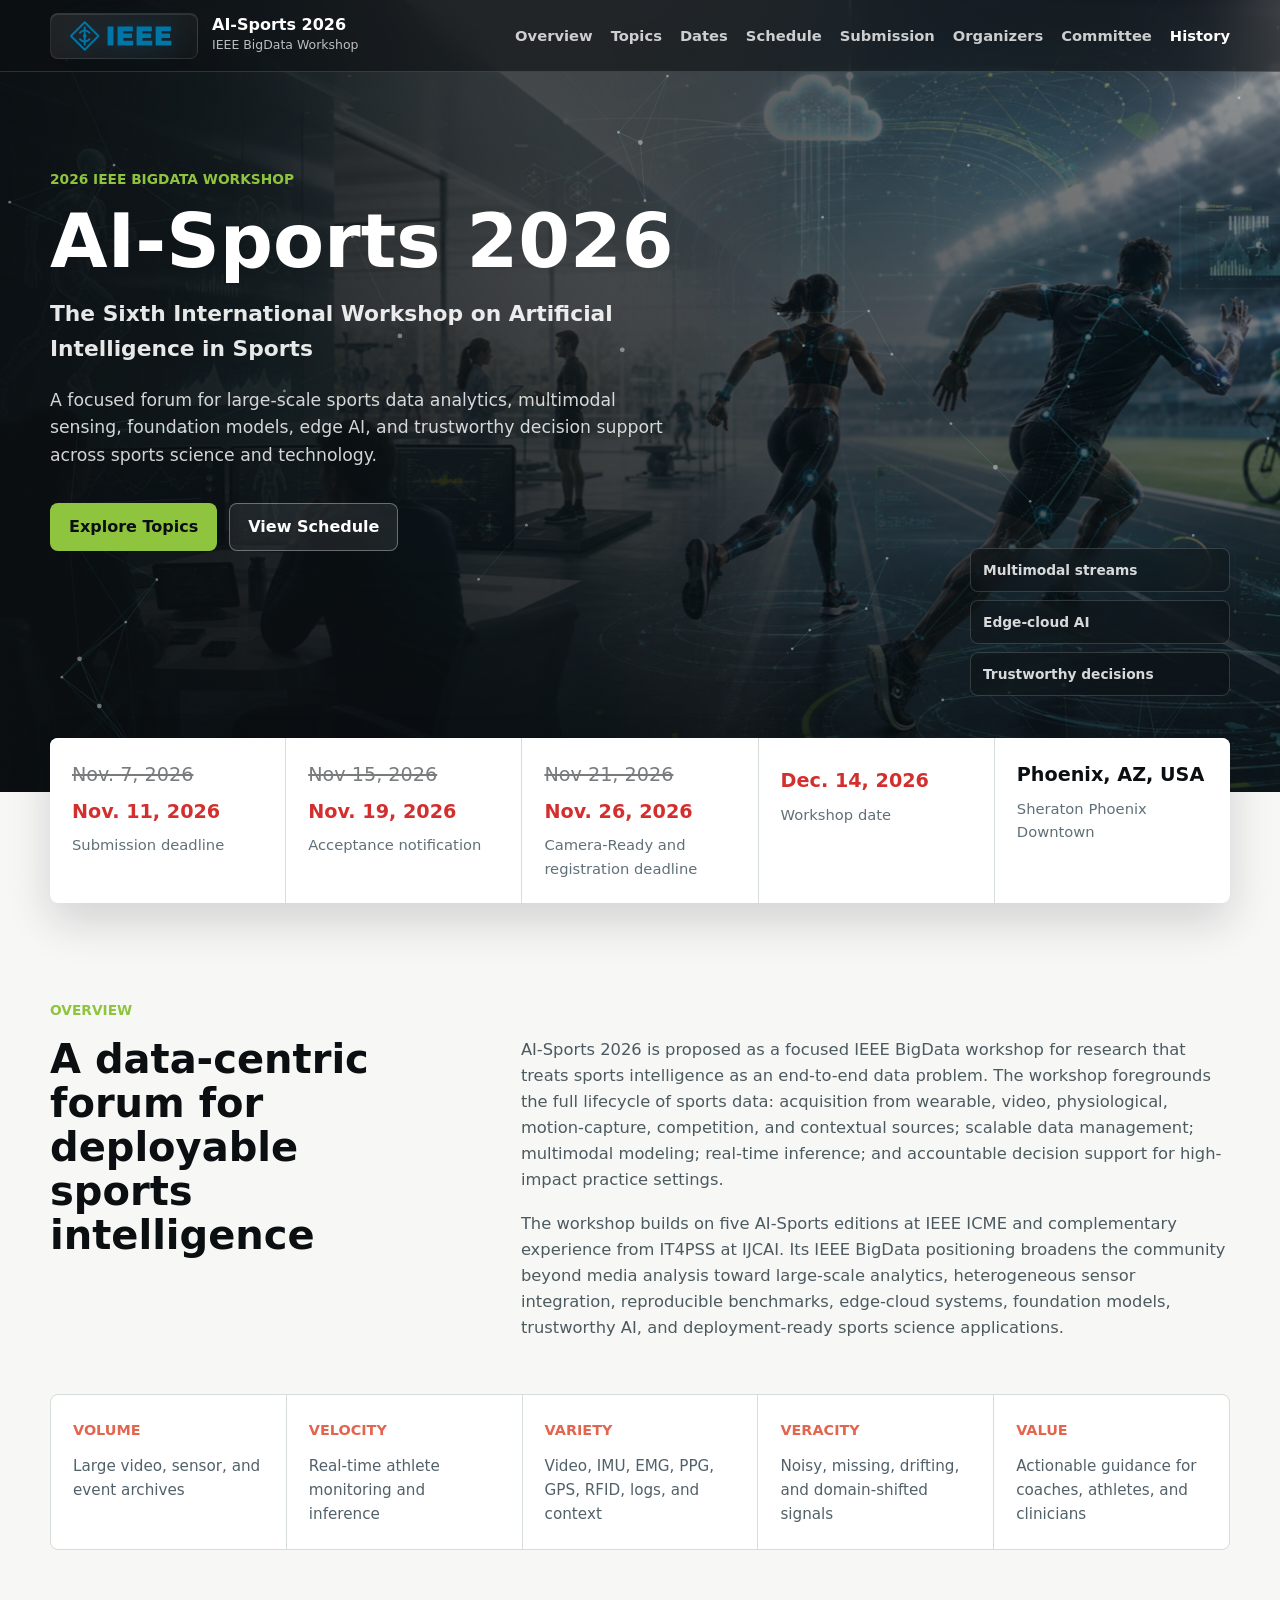
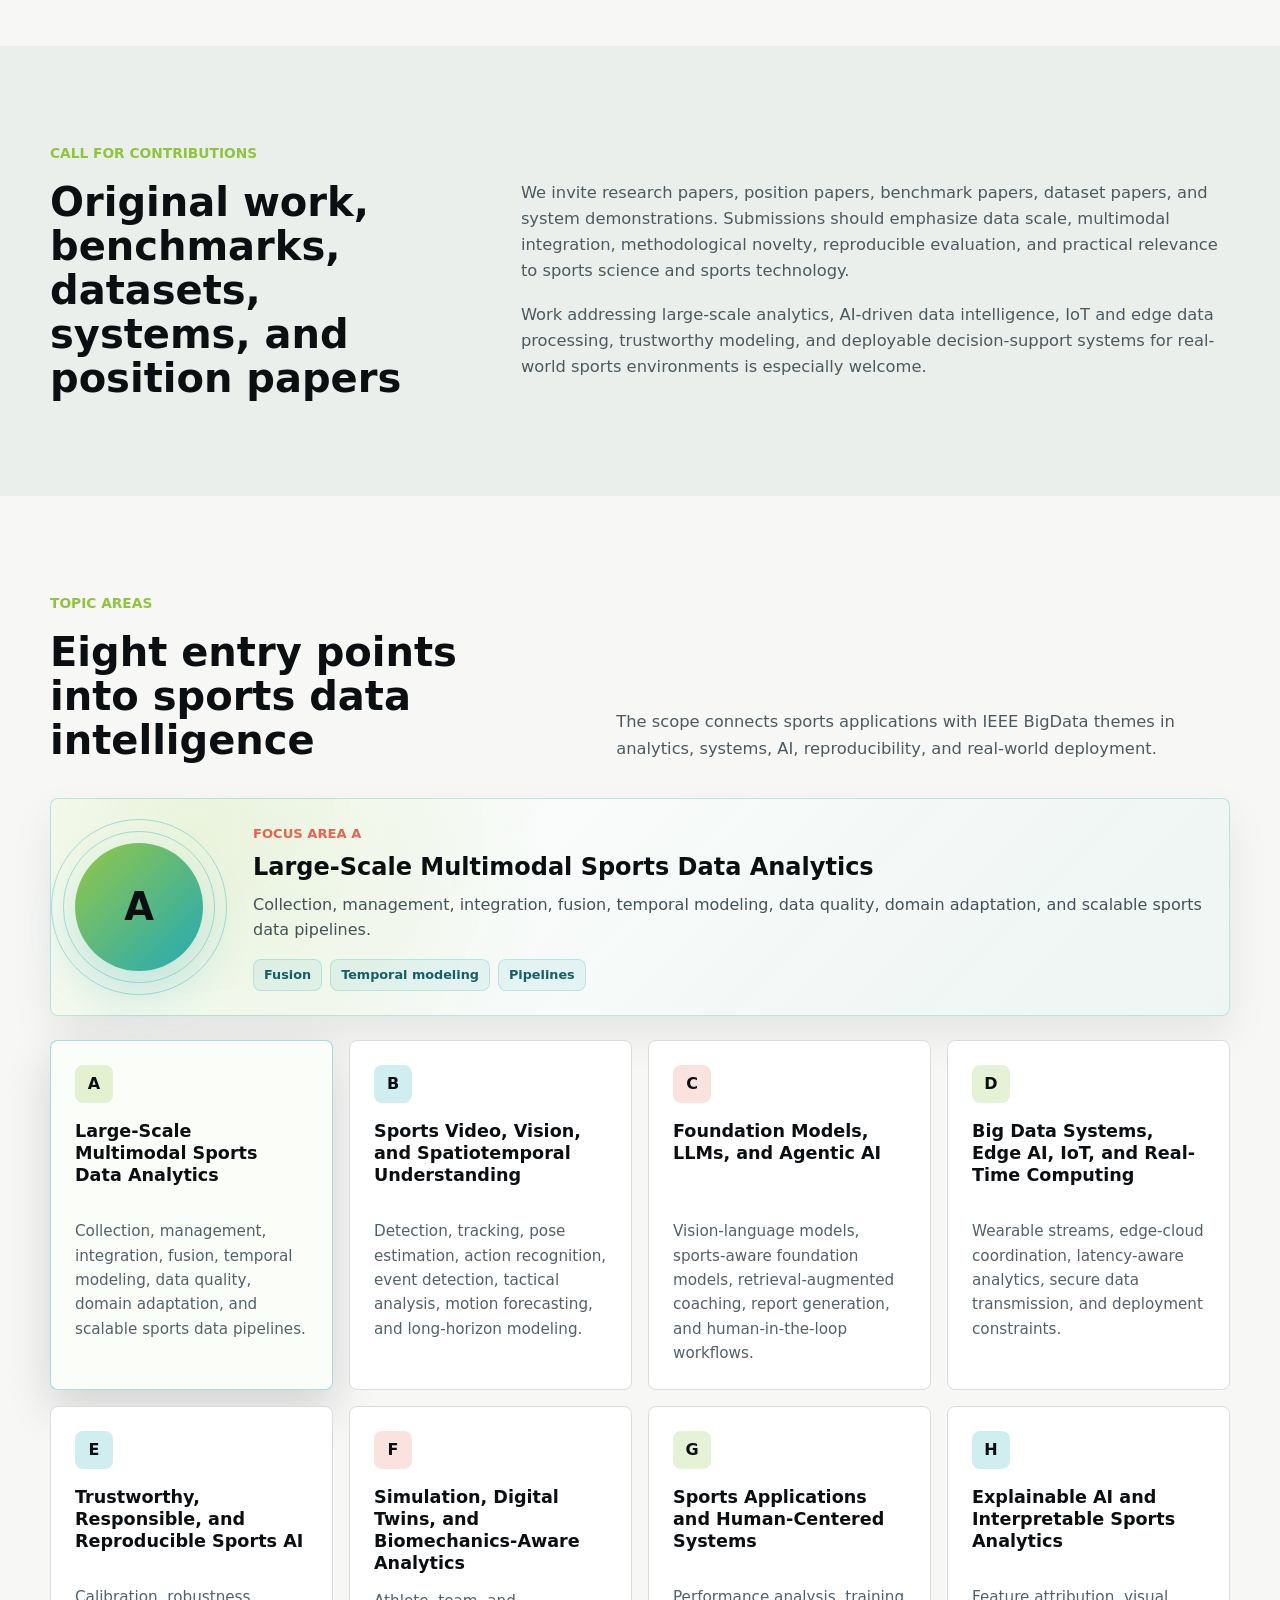
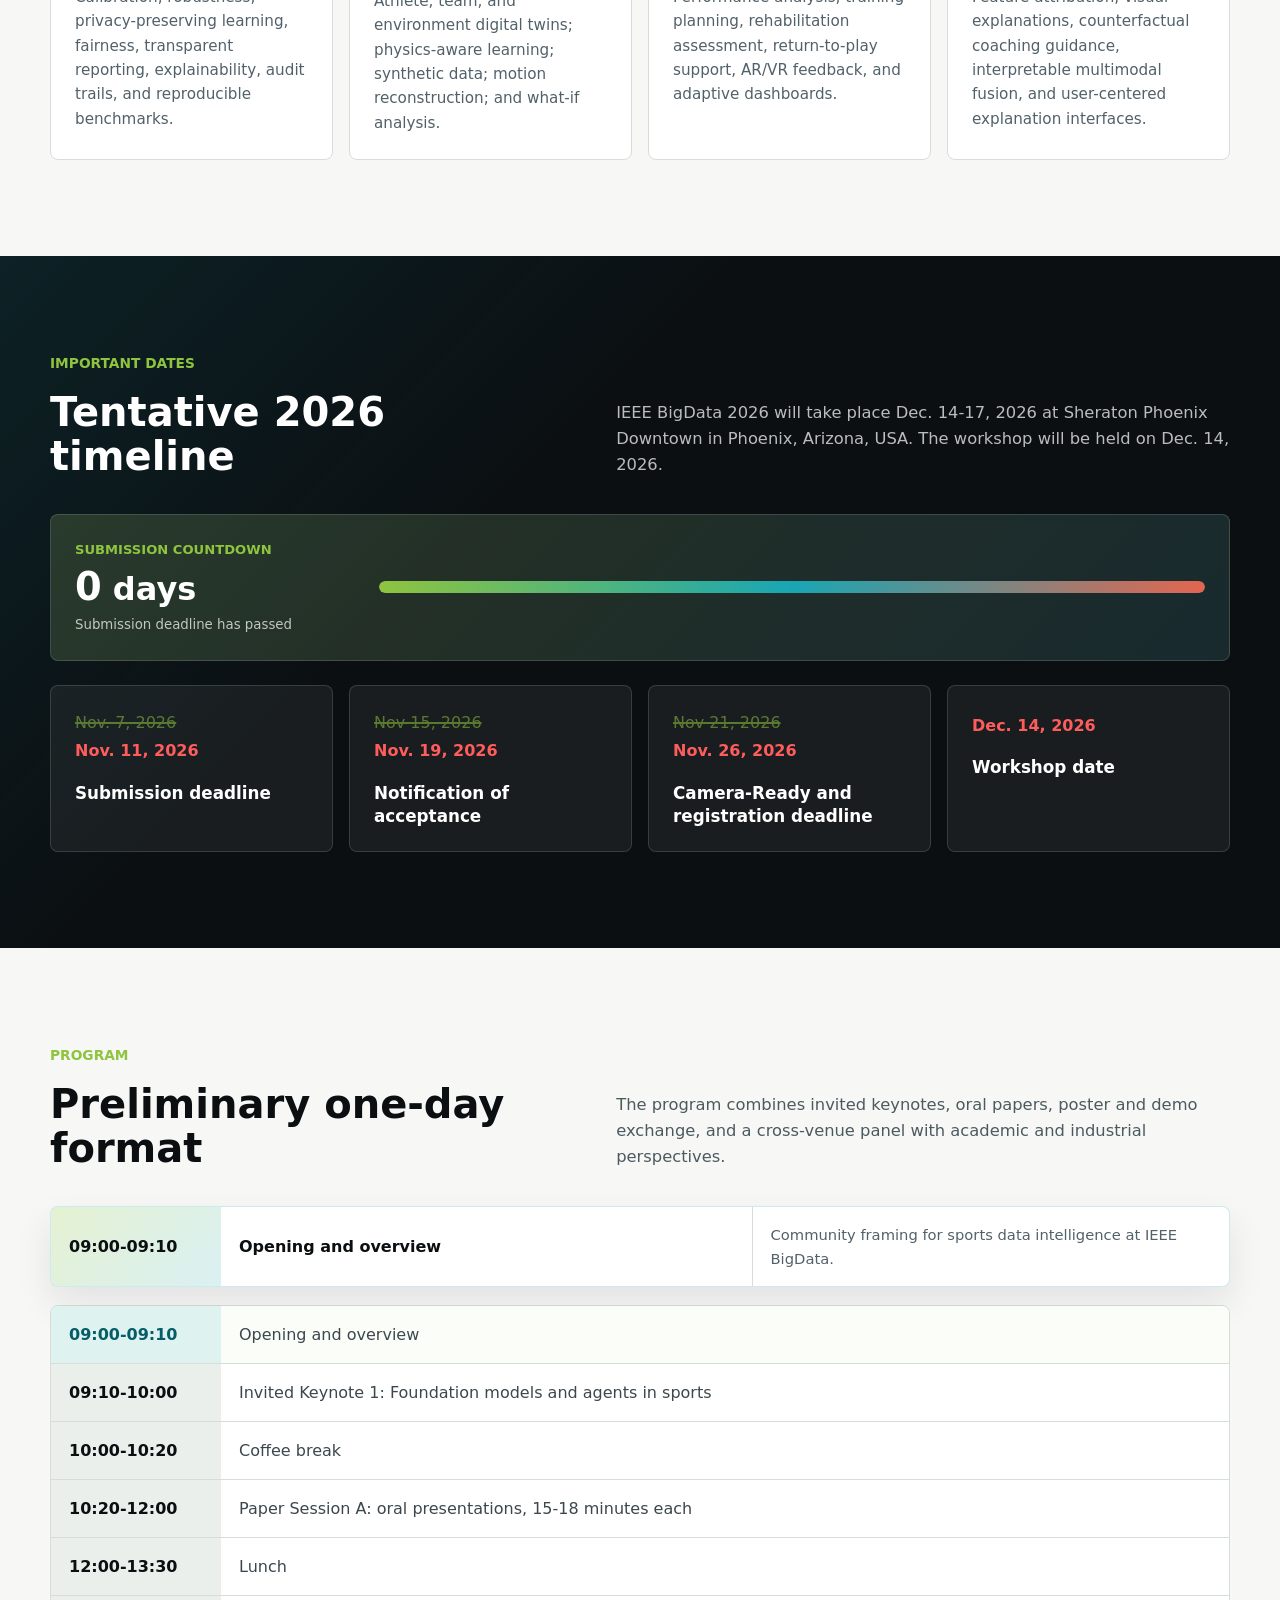
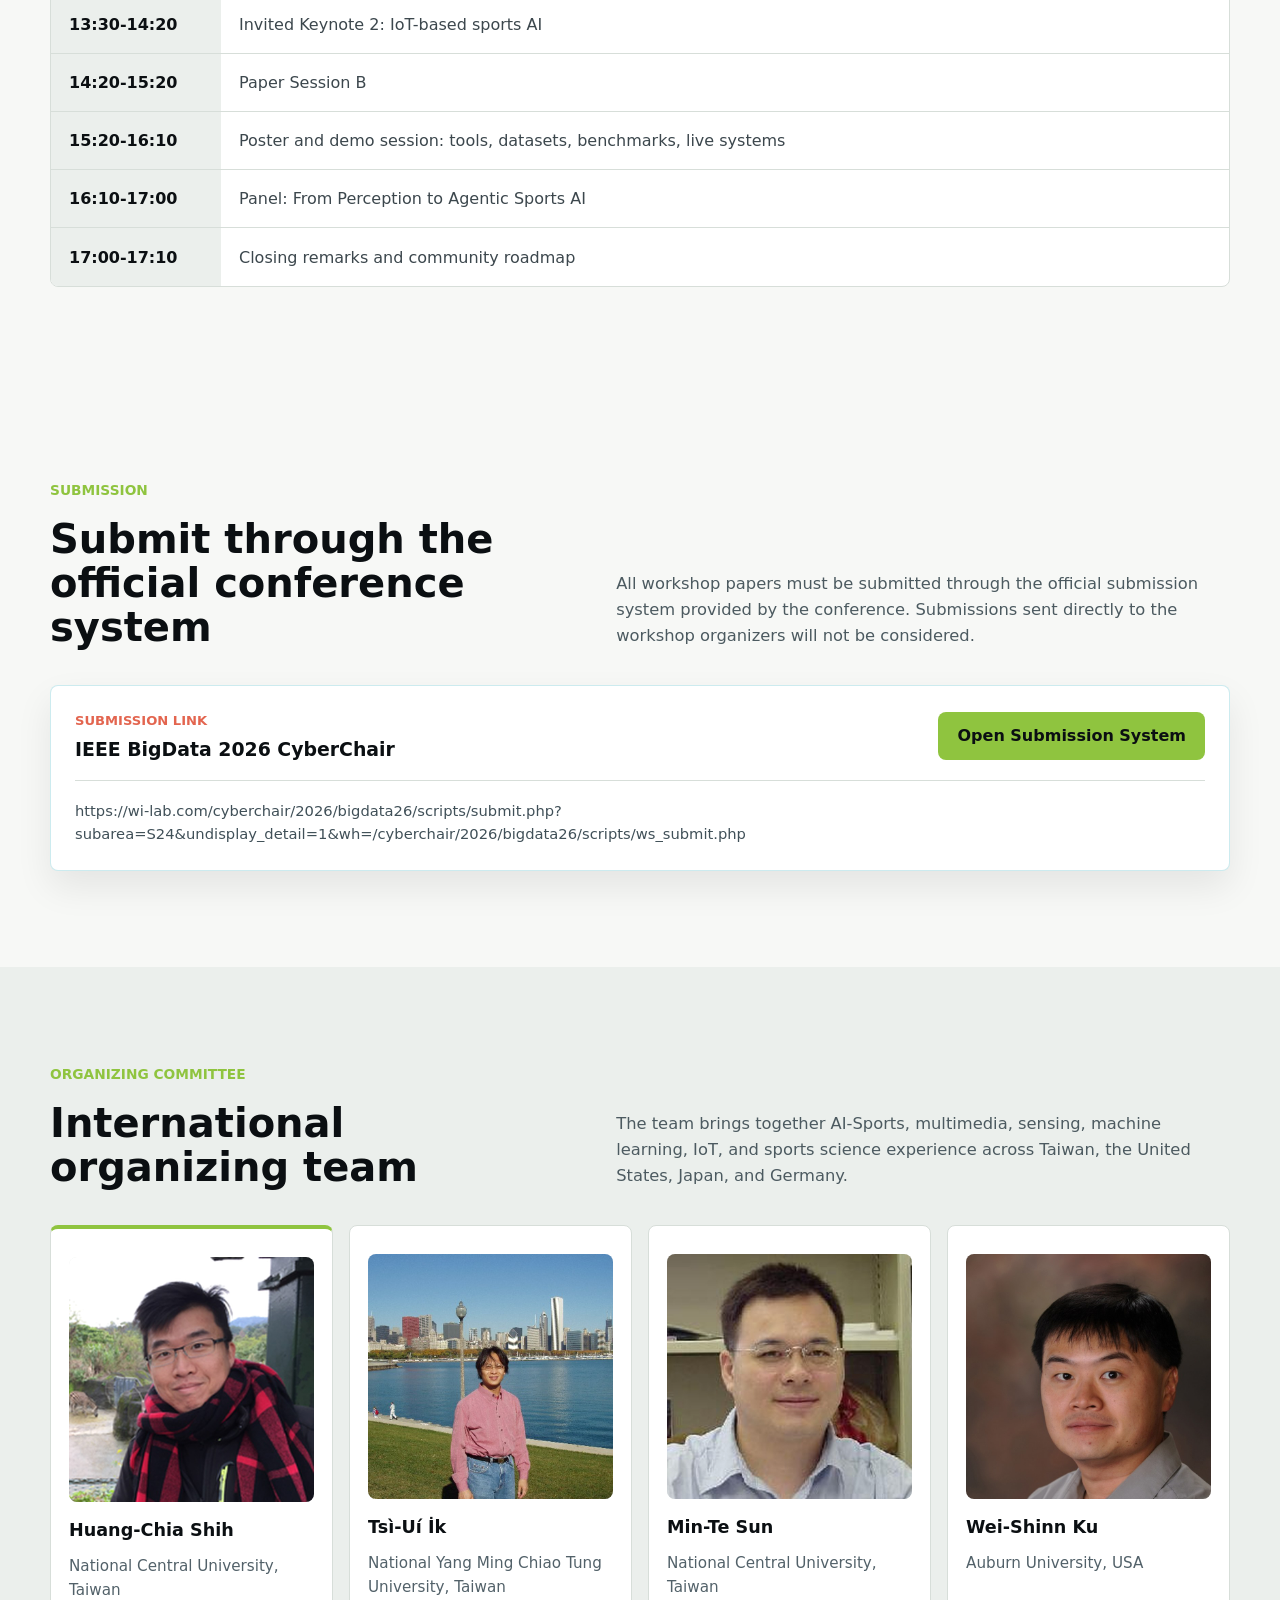
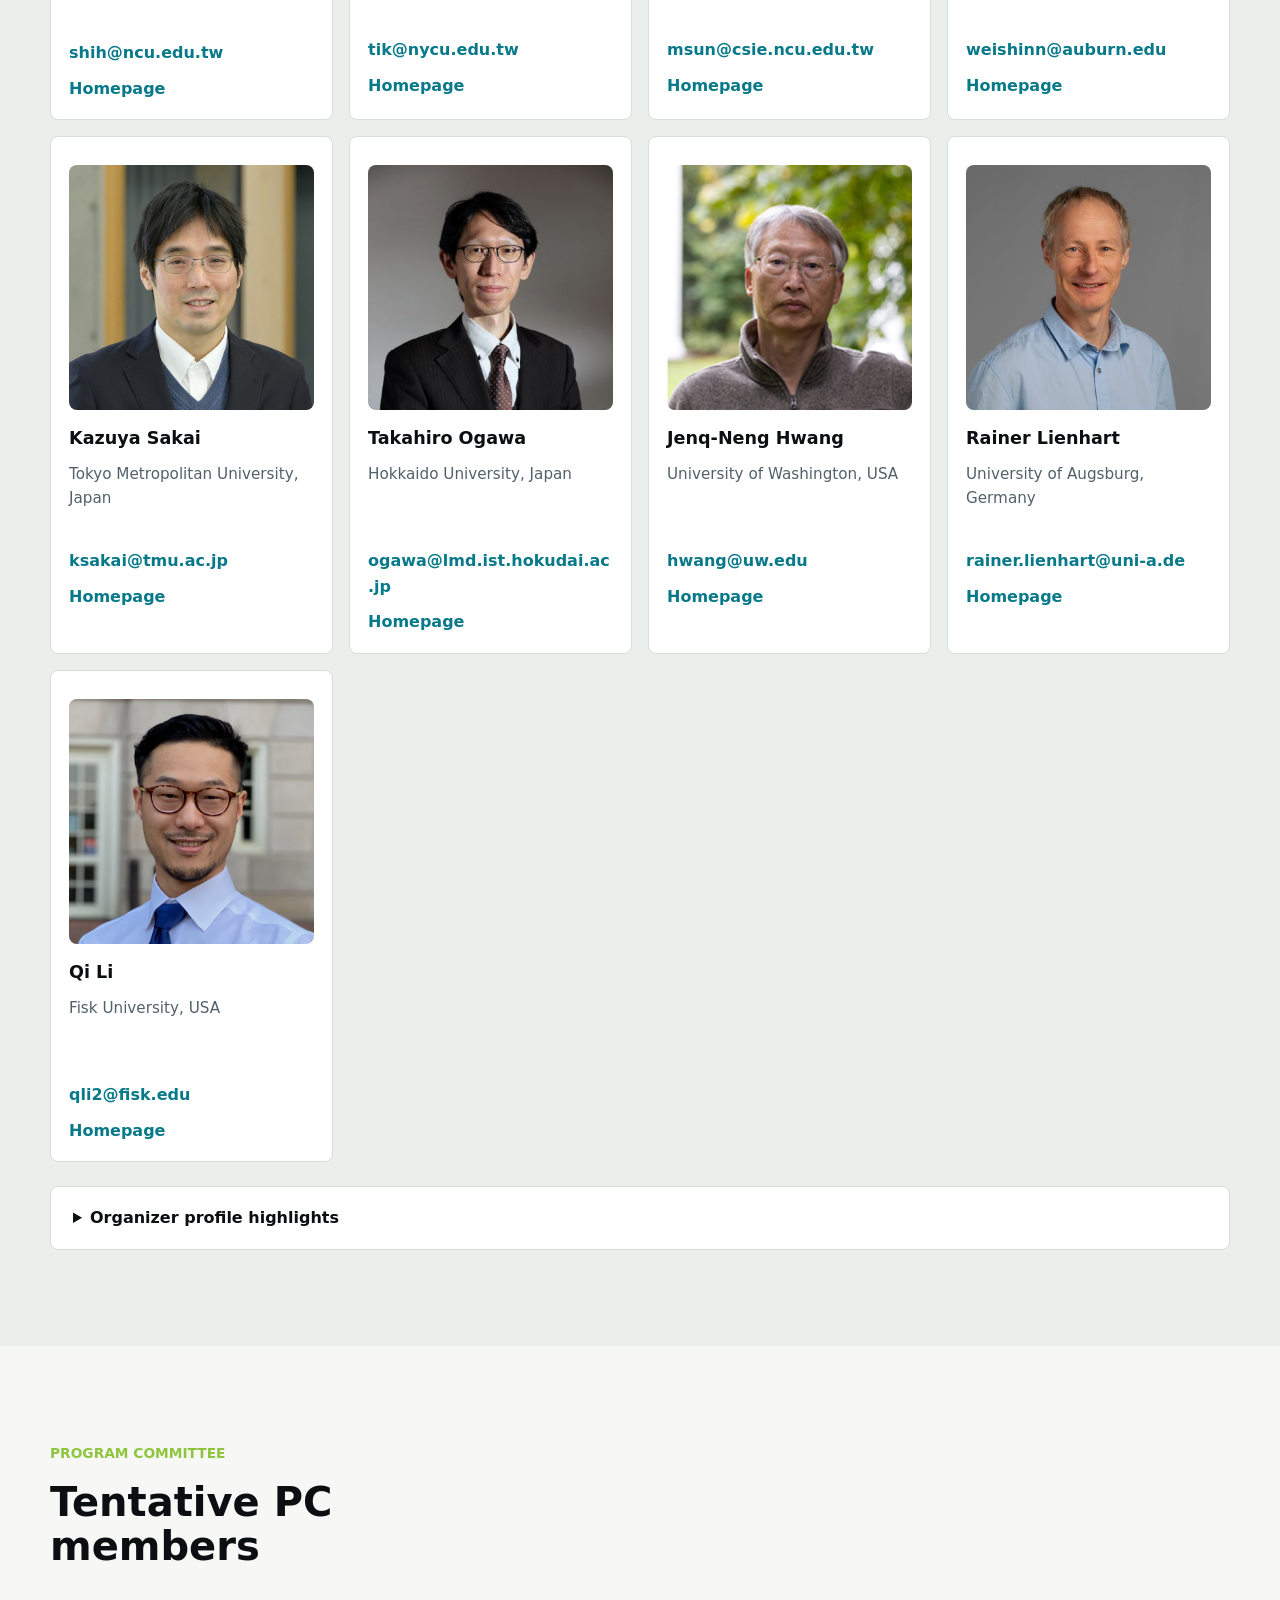
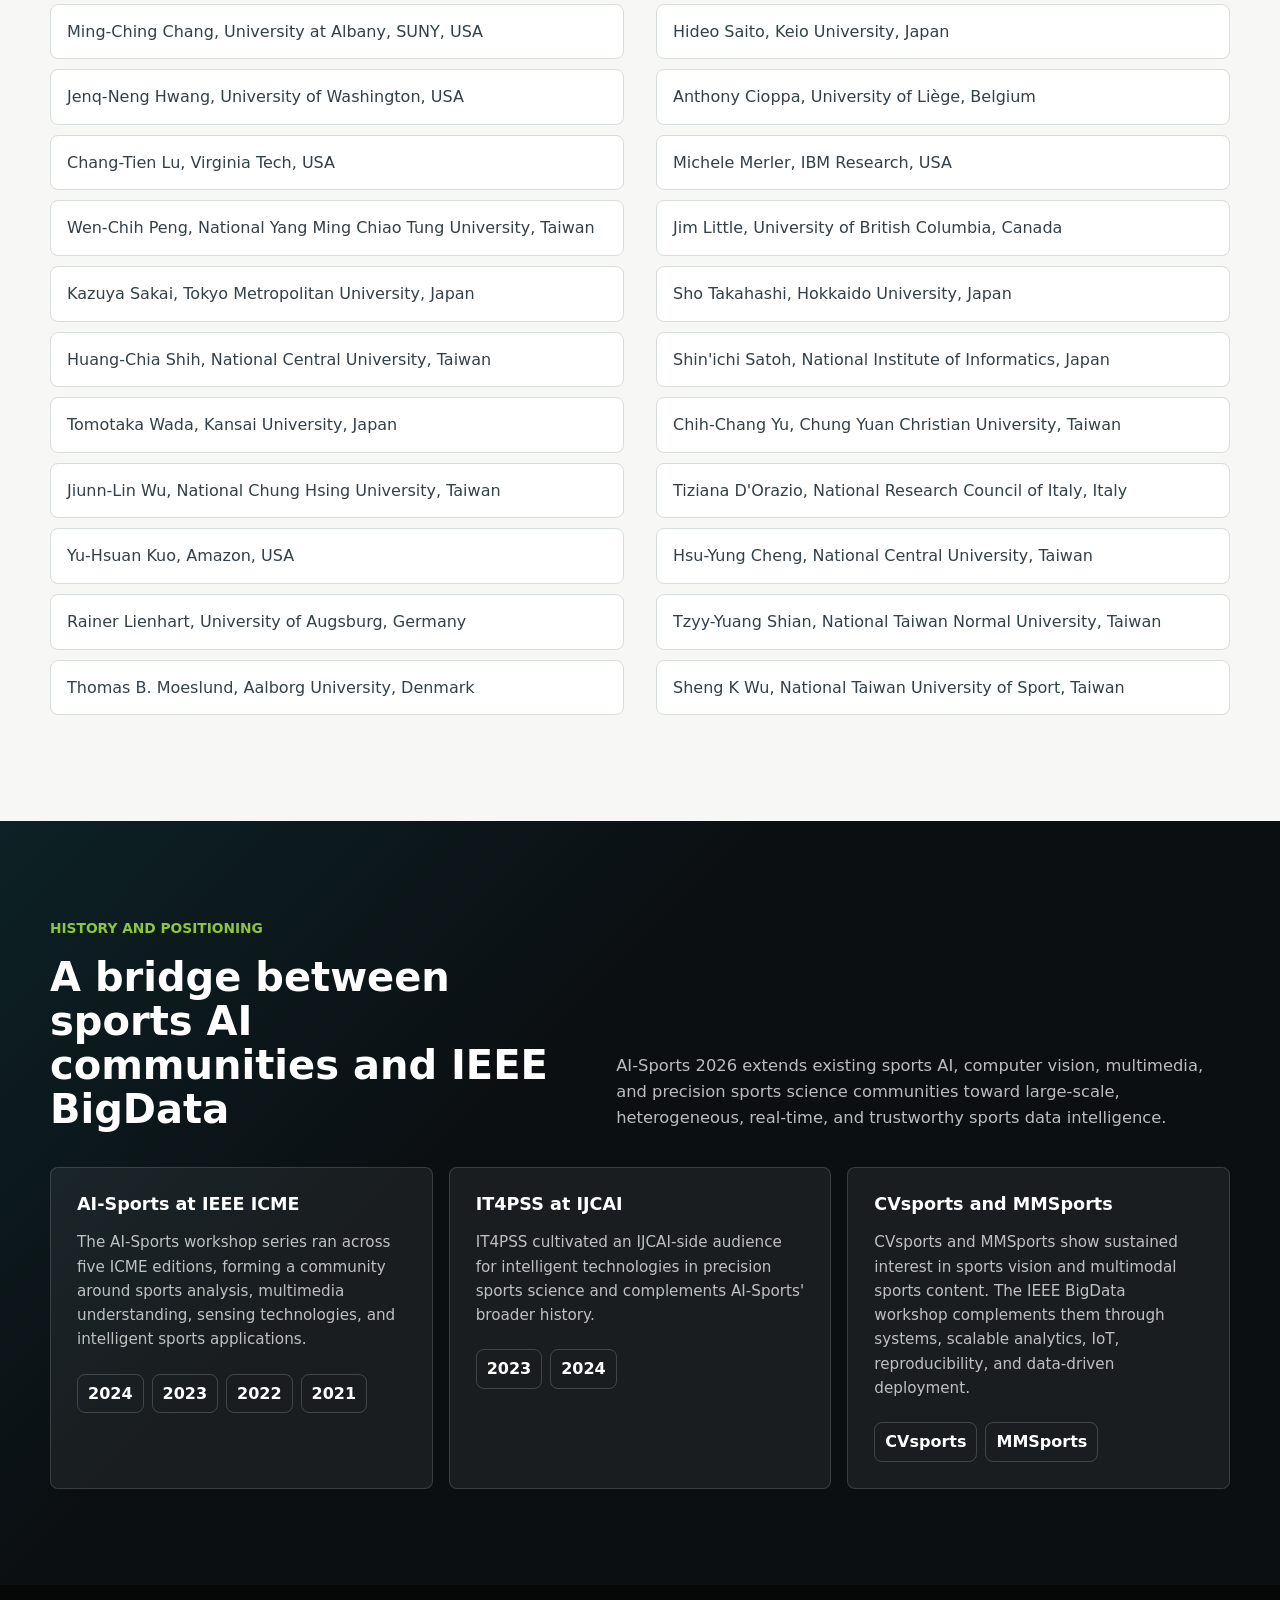
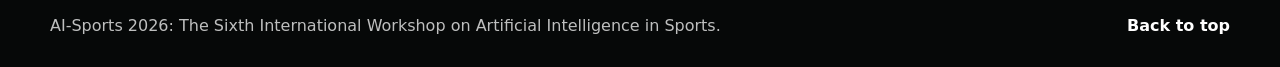
<file: index.html>
<!doctype html>
<html lang="en">
  <head>
    <meta charset="utf-8" />
    <meta name="viewport" content="width=device-width, initial-scale=1" />
    <title>AI-Sports 2026 | IEEE BigData Workshop</title>
    <meta
      name="description"
      content="The Sixth International Workshop on Artificial Intelligence in Sports, proposed for IEEE BigData 2026."
    />
    <link rel="icon" href="assets/favicon.svg" type="image/svg+xml" />
    <link rel="stylesheet" href="styles.css?v=20261110c" />
    <script defer src="script.js?v=20261110c"></script>
  </head>
  <body>
    <header class="site-header" data-header>
      <a class="brand" href="#home" aria-label="AI-Sports 2026 home">
        <span class="brand-logo-shell" aria-hidden="true">
          <img class="brand-logo" src="assets/ieee-brand.svg" alt="" />
        </span>
        <span>
          <strong>AI-Sports 2026</strong>
          <small>IEEE BigData Workshop</small>
        </span>
      </a>

      <button class="nav-toggle" type="button" aria-expanded="false" aria-controls="site-nav">
        <span aria-hidden="true"></span>
        <span class="sr-only">Toggle navigation</span>
      </button>

      <nav id="site-nav" class="site-nav" aria-label="Primary navigation">
        <a href="#overview">Overview</a>
        <a href="#topics">Topics</a>
        <a href="#dates">Dates</a>
        <a href="#schedule">Schedule</a>
        <a href="#submission">Submission</a>
        <a href="#organizers">Organizers</a>
        <a href="#committee">Committee</a>
        <a href="#history">History</a>
      </nav>
    </header>

    <main>
      <section id="home" class="hero" aria-labelledby="hero-title">
        <img
          class="hero-image"
          src="assets/hero-ai-sports.png"
          alt="Athletes in motion surrounded by AI sports analytics and sensor data visualizations"
        />
        <div class="hero-shade" aria-hidden="true"></div>
        <canvas class="hero-canvas" data-hero-canvas aria-hidden="true"></canvas>
        <div class="hero-console" aria-label="Workshop focus signals">
          <span>Multimodal streams</span>
          <span>Edge-cloud AI</span>
          <span>Trustworthy decisions</span>
        </div>
        <div class="hero-content">
          <p class="eyebrow">2026 IEEE BigData Workshop</p>
          <h1 id="hero-title">AI-Sports 2026</h1>
          <p class="hero-subtitle">
            The Sixth International Workshop on Artificial Intelligence in Sports
          </p>
          <p class="hero-copy">
            A focused forum for large-scale sports data analytics, multimodal sensing,
            foundation models, edge AI, and trustworthy decision support across sports
            science and technology.
          </p>
          <div class="hero-actions" aria-label="Primary links">
            <a class="button primary" href="#topics">Explore Topics</a>
            <a class="button secondary" href="#schedule">View Schedule</a>
          </div>
        </div>
      </section>

      <section class="signal-strip" aria-label="Workshop highlights">
        <div>
          <strong><del>Nov. 7, 2026</del> <span class="new-date">Nov. 11, 2026</span></strong>
          <span>Submission deadline</span>
        </div>
        <div>
          <strong><del>Nov 15, 2026</del> <span class="new-date">Nov. 19, 2026</span></strong>
          <span>Acceptance notification</span>
        </div>
        <div>
          <strong><del>Nov 21, 2026</del> <span class="new-date">Nov. 26, 2026</span></strong>
          <span>Camera-Ready and registration deadline</span>
        </div>
        <div>
          <strong><span class="new-date">Dec. 14, 2026</span></strong>
          <span>Workshop date</span>
        </div>
        <div>
          <strong>Phoenix, AZ, USA</strong>
          <span>Sheraton Phoenix Downtown</span>
        </div>
      </section>

      <section id="overview" class="section">
        <div class="section-kicker">Overview</div>
        <div class="section-grid">
          <div>
            <h2>A data-centric forum for deployable sports intelligence</h2>
          </div>
          <div class="prose">
            <p>
              AI-Sports 2026 is proposed as a focused IEEE BigData workshop for research
              that treats sports intelligence as an end-to-end data problem. The workshop
              foregrounds the full lifecycle of sports data: acquisition from wearable,
              video, physiological, motion-capture, competition, and contextual sources;
              scalable data management; multimodal modeling; real-time inference; and
              accountable decision support for high-impact practice settings.
            </p>
            <p>
              The workshop builds on five AI-Sports editions at IEEE ICME and complementary
              experience from IT4PSS at IJCAI. Its IEEE BigData positioning broadens the
              community beyond media analysis toward large-scale analytics, heterogeneous
              sensor integration, reproducible benchmarks, edge-cloud systems, foundation
              models, trustworthy AI, and deployment-ready sports science applications.
            </p>
          </div>
        </div>

        <div class="value-grid" aria-label="Big Data dimensions">
          <div><span>Volume</span><p>Large video, sensor, and event archives</p></div>
          <div><span>Velocity</span><p>Real-time athlete monitoring and inference</p></div>
          <div><span>Variety</span><p>Video, IMU, EMG, PPG, GPS, RFID, logs, and context</p></div>
          <div><span>Veracity</span><p>Noisy, missing, drifting, and domain-shifted signals</p></div>
          <div><span>Value</span><p>Actionable guidance for coaches, athletes, and clinicians</p></div>
        </div>
      </section>

      <section id="contributions" class="section section-alt">
        <div class="section-kicker">Call For Contributions</div>
        <div class="section-grid">
          <div>
            <h2>Original work, benchmarks, datasets, systems, and position papers</h2>
          </div>
          <div class="prose">
            <p>
              We invite research papers, position papers, benchmark papers, dataset papers,
              and system demonstrations. Submissions should emphasize data scale, multimodal
              integration, methodological novelty, reproducible evaluation, and practical
              relevance to sports science and sports technology.
            </p>
            <p>
              Work addressing large-scale analytics, AI-driven data intelligence, IoT and
              edge data processing, trustworthy modeling, and deployable decision-support
              systems for real-world sports environments is especially welcome.
            </p>
          </div>
        </div>
      </section>

      <section id="topics" class="section">
        <div class="section-kicker">Topic Areas</div>
        <div class="heading-row">
          <h2>Eight entry points into sports data intelligence</h2>
          <p>
            The scope connects sports applications with IEEE BigData themes in analytics,
            systems, AI, reproducibility, and real-world deployment.
          </p>
        </div>

        <div id="topic-spotlight" class="topic-stage" aria-live="polite">
          <div class="topic-orb" aria-hidden="true">
            <span data-topic-letter>A</span>
          </div>
          <div>
            <p class="topic-label" data-topic-label>Focus Area A</p>
            <h3 data-topic-title>Large-Scale Multimodal Sports Data Analytics</h3>
            <p data-topic-copy>
              Collection, management, integration, fusion, temporal modeling, data quality,
              domain adaptation, and scalable sports data pipelines.
            </p>
            <div class="topic-tags" data-topic-tags>
              <span>Fusion</span>
              <span>Temporal modeling</span>
              <span>Pipelines</span>
            </div>
          </div>
        </div>

        <div class="topic-grid">
          <article class="topic-card" tabindex="0" aria-controls="topic-spotlight" data-topic="A" data-tags="Fusion,Temporal modeling,Pipelines">
            <span>A</span>
            <h3>Large-Scale Multimodal Sports Data Analytics</h3>
            <p>
              Collection, management, integration, fusion, temporal modeling, data quality,
              domain adaptation, and scalable sports data pipelines.
            </p>
          </article>
          <article class="topic-card" tabindex="0" aria-controls="topic-spotlight" data-topic="B" data-tags="Tracking,Pose,Events">
            <span>B</span>
            <h3>Sports Video, Vision, and Spatiotemporal Understanding</h3>
            <p>
              Detection, tracking, pose estimation, action recognition, event detection,
              tactical analysis, motion forecasting, and long-horizon modeling.
            </p>
          </article>
          <article class="topic-card" tabindex="0" aria-controls="topic-spotlight" data-topic="C" data-tags="LLMs,Agents,RAG">
            <span>C</span>
            <h3>Foundation Models, LLMs, and Agentic AI</h3>
            <p>
              Vision-language models, sports-aware foundation models, retrieval-augmented
              coaching, report generation, and human-in-the-loop workflows.
            </p>
          </article>
          <article class="topic-card" tabindex="0" aria-controls="topic-spotlight" data-topic="D" data-tags="IoT,Latency,Deployment">
            <span>D</span>
            <h3>Big Data Systems, Edge AI, IoT, and Real-Time Computing</h3>
            <p>
              Wearable streams, edge-cloud coordination, latency-aware analytics, secure
              data transmission, and deployment constraints.
            </p>
          </article>
          <article class="topic-card" tabindex="0" aria-controls="topic-spotlight" data-topic="E" data-tags="Robustness,Fairness,Benchmarks">
            <span>E</span>
            <h3>Trustworthy, Responsible, and Reproducible Sports AI</h3>
            <p>
              Calibration, robustness, privacy-preserving learning, fairness, transparent
              reporting, explainability, audit trails, and reproducible benchmarks.
            </p>
          </article>
          <article class="topic-card" tabindex="0" aria-controls="topic-spotlight" data-topic="F" data-tags="Digital twins,Biomechanics,Simulation">
            <span>F</span>
            <h3>Simulation, Digital Twins, and Biomechanics-Aware Analytics</h3>
            <p>
              Athlete, team, and environment digital twins; physics-aware learning;
              synthetic data; motion reconstruction; and what-if analysis.
            </p>
          </article>
          <article class="topic-card" tabindex="0" aria-controls="topic-spotlight" data-topic="G" data-tags="Coaching,Rehabilitation,Dashboards">
            <span>G</span>
            <h3>Sports Applications and Human-Centered Systems</h3>
            <p>
              Performance analysis, training planning, rehabilitation assessment,
              return-to-play support, AR/VR feedback, and adaptive dashboards.
            </p>
          </article>
          <article class="topic-card" tabindex="0" aria-controls="topic-spotlight" data-topic="H" data-tags="Explanations,Attribution,Trust">
            <span>H</span>
            <h3>Explainable AI and Interpretable Sports Analytics</h3>
            <p>
              Feature attribution, visual explanations, counterfactual coaching guidance,
              interpretable multimodal fusion, and user-centered explanation interfaces.
            </p>
          </article>
        </div>
      </section>

      <section id="dates" class="section section-dark">
        <div class="section-kicker">Important Dates</div>
        <div class="heading-row">
          <h2>Tentative 2026 timeline</h2>
          <p>
            IEEE BigData 2026 will take place Dec. 14-17, 2026 at Sheraton Phoenix
            Downtown in Phoenix, Arizona, USA. The workshop will be held on Dec. 14, 2026.
          </p>
        </div>

        <div class="deadline-panel">
          <div>
            <span>Submission countdown</span>
            <strong><b data-countdown-days>--</b> days</strong>
            <small data-countdown-status>Submission deadline: Nov. 11, 2026</small>
          </div>
          <div class="deadline-meter" aria-hidden="true">
            <i data-deadline-progress></i>
          </div>
        </div>

        <div class="timeline" aria-label="Important dates">
          <div class="timeline-item">
            <time datetime="2026-11-11"><del>Nov. 7, 2026</del> <span class="new-date">Nov. 11, 2026</span></time>
            <strong>Submission deadline</strong>
          </div>
          <div class="timeline-item">
            <time datetime="2026-11-19"><del>Nov 15, 2026</del> <span class="new-date">Nov. 19, 2026</span></time>
            <strong>Notification of acceptance</strong>
          </div>
          <div class="timeline-item">
            <time datetime="2026-11-26"><del>Nov 21, 2026</del> <span class="new-date">Nov. 26, 2026</span></time>
            <strong>Camera-Ready and registration deadline</strong>
          </div>
          <div class="timeline-item">
            <time datetime="2026-12-14"><span class="new-date">Dec. 14, 2026</span></time>
            <strong>Workshop date</strong>
          </div>
        </div>
      </section>

      <section id="schedule" class="section">
        <div class="section-kicker">Program</div>
        <div class="heading-row">
          <h2>Preliminary one-day format</h2>
          <p>
            The program combines invited keynotes, oral papers, poster and demo exchange,
            and a cross-venue panel with academic and industrial perspectives.
          </p>
        </div>

        <div class="schedule-focus" aria-live="polite">
          <time data-schedule-time>09:00-09:10</time>
          <strong data-schedule-title>Opening and overview</strong>
          <span data-schedule-note>Community framing for sports data intelligence at IEEE BigData.</span>
        </div>

        <div class="schedule-table" role="table" aria-label="Proposed workshop schedule">
          <div role="row" tabindex="0" data-note="Community framing for sports data intelligence at IEEE BigData.">
            <time role="cell">09:00-09:10</time>
            <span role="cell">Opening and overview</span>
          </div>
          <div role="row" tabindex="0" data-note="Invited perspective on foundation models, tool-using agents, and sports workflows.">
            <time role="cell">09:10-10:00</time>
            <span role="cell">Invited Keynote 1: Foundation models and agents in sports</span>
          </div>
          <div role="row" tabindex="0" data-note="Informal exchange and speaker discussion.">
            <time role="cell">10:00-10:20</time>
            <span role="cell">Coffee break</span>
          </div>
          <div role="row" tabindex="0" data-note="Oral presentations focused on methods, data, evaluation, and systems.">
            <time role="cell">10:20-12:00</time>
            <span role="cell">Paper Session A: oral presentations, 15-18 minutes each</span>
          </div>
          <div role="row" tabindex="0" data-note="Lunch break.">
            <time role="cell">12:00-13:30</time>
            <span role="cell">Lunch</span>
          </div>
          <div role="row" tabindex="0" data-note="Invited perspective on sensing platforms, IoT, and deployable sports AI.">
            <time role="cell">13:30-14:20</time>
            <span role="cell">Invited Keynote 2: IoT-based sports AI</span>
          </div>
          <div role="row" tabindex="0" data-note="Second oral session for analytics, applications, and reproducibility.">
            <time role="cell">14:20-15:20</time>
            <span role="cell">Paper Session B</span>
          </div>
          <div role="row" tabindex="0" data-note="Hands-on exchange around datasets, benchmarks, AI tools, and live systems.">
            <time role="cell">15:20-16:10</time>
            <span role="cell">Poster and demo session: tools, datasets, benchmarks, live systems</span>
          </div>
          <div role="row" tabindex="0" data-note="Cross-venue discussion linking perception, systems, and agentic sports AI.">
            <time role="cell">16:10-17:00</time>
            <span role="cell">Panel: From Perception to Agentic Sports AI</span>
          </div>
          <div role="row" tabindex="0" data-note="Roadmap for the AI-Sports community at IEEE BigData.">
            <time role="cell">17:00-17:10</time>
            <span role="cell">Closing remarks and community roadmap</span>
          </div>
        </div>
      </section>

      <section id="submission" class="section">
        <div class="section-kicker">Submission</div>
        <div class="heading-row">
          <h2>Submit through the official conference system</h2>
          <p>
            All workshop papers must be submitted through the official submission system
            provided by the conference. Submissions sent directly to the workshop organizers
            will not be considered.
          </p>
        </div>

        <div class="submission-panel">
          <div>
            <span>Submission Link</span>
            <strong>IEEE BigData 2026 CyberChair</strong>
          </div>
          <a
            class="button primary"
            href="https://wi-lab.com/cyberchair/2026/bigdata26/scripts/submit.php?subarea=S24&amp;undisplay_detail=1&amp;wh=/cyberchair/2026/bigdata26/scripts/ws_submit.php"
            target="_blank"
            rel="noopener"
          >
            Open Submission System
          </a>
          <a
            class="submission-url"
            href="https://wi-lab.com/cyberchair/2026/bigdata26/scripts/submit.php?subarea=S24&amp;undisplay_detail=1&amp;wh=/cyberchair/2026/bigdata26/scripts/ws_submit.php"
            target="_blank"
            rel="noopener"
          >
            https://wi-lab.com/cyberchair/2026/bigdata26/scripts/submit.php?subarea=S24&amp;undisplay_detail=1&amp;wh=/cyberchair/2026/bigdata26/scripts/ws_submit.php
          </a>
        </div>
      </section>

      <section id="organizers" class="section section-alt">
        <div class="section-kicker">Organizing Committee</div>
        <div class="heading-row">
          <h2>International organizing team</h2>
          <p>
            The team brings together AI-Sports, multimedia, sensing, machine
            learning, IoT, and sports science experience across Taiwan, the United States,
            Japan, and Germany.
          </p>
        </div>

        <div class="people-grid">
          <article class="person-card lead">
            <a class="person-photo" href="https://oz.nthu.edu.tw/~d917904/" aria-label="Huang-Chia Shih homepage">
              <img src="assets/organizers/huang-chia-shih.jpg" alt="Huang-Chia Shih" />
            </a>
            <h3>Huang-Chia Shih</h3>
            <p>National Central University, Taiwan</p>
            <a href="mailto:shih@ncu.edu.tw">shih@ncu.edu.tw</a>
            <a href="https://oz.nthu.edu.tw/~d917904/">Homepage</a>
          </article>
          <article class="person-card">
            <a class="person-photo" href="https://people.cs.nycu.edu.tw/~yi/" aria-label="Tsì-Uí İk homepage">
              <img src="assets/organizers/tsi-ui-ik.jpg" alt="Tsì-Uí İk" />
            </a>
            <h3>Tsì-Uí İk</h3>
            <p>National Yang Ming Chiao Tung University, Taiwan</p>
            <a href="mailto:tik@nycu.edu.tw">tik@nycu.edu.tw</a>
            <a href="https://people.cs.nycu.edu.tw/~yi/">Homepage</a>
          </article>
          <article class="person-card">
            <a class="person-photo" href="https://wasn.csie.ncu.edu.tw/advisor" aria-label="Min-Te Sun homepage">
              <img src="assets/organizers/min-te-sun.jpg" alt="Min-Te Sun" />
            </a>
            <h3>Min-Te Sun</h3>
            <p>National Central University, Taiwan</p>
            <a href="mailto:msun@csie.ncu.edu.tw">msun@csie.ncu.edu.tw</a>
            <a href="https://wasn.csie.ncu.edu.tw/advisor">Homepage</a>
          </article>
          <article class="person-card">
            <a class="person-photo" href="https://www.eng.auburn.edu/~weishinn/" aria-label="Wei-Shinn Ku homepage">
              <img src="assets/organizers/wei-shinn-ku.jpg" alt="Wei-Shinn Ku" />
            </a>
            <h3>Wei-Shinn Ku</h3>
            <p>Auburn University, USA</p>
            <a href="mailto:weishinn@auburn.edu">weishinn@auburn.edu</a>
            <a href="https://www.eng.auburn.edu/~weishinn/">Homepage</a>
          </article>
          <article class="person-card">
            <a class="person-photo" href="https://kazuyasakai.fpark.tmu.ac.jp/" aria-label="Kazuya Sakai homepage">
              <img src="assets/organizers/kazuya-sakai.jpg" alt="Kazuya Sakai" />
            </a>
            <h3>Kazuya Sakai</h3>
            <p>Tokyo Metropolitan University, Japan</p>
            <a href="mailto:ksakai@tmu.ac.jp">ksakai@tmu.ac.jp</a>
            <a href="https://kazuyasakai.fpark.tmu.ac.jp/">Homepage</a>
          </article>
          <article class="person-card">
            <a class="person-photo" href="https://www-lmd.ist.hokudai.ac.jp/member/takahiro-ogawa/" aria-label="Takahiro Ogawa homepage">
              <img src="assets/organizers/takahiro-ogawa.jpg" alt="Takahiro Ogawa" />
            </a>
            <h3>Takahiro Ogawa</h3>
            <p>Hokkaido University, Japan</p>
            <a href="mailto:ogawa@lmd.ist.hokudai.ac.jp">ogawa@lmd.ist.hokudai.ac.jp</a>
            <a href="https://www-lmd.ist.hokudai.ac.jp/member/takahiro-ogawa/">Homepage</a>
          </article>
          <article class="person-card">
            <a class="person-photo" href="https://people.ece.uw.edu/hwang/" aria-label="Jenq-Neng Hwang homepage">
              <img src="assets/organizers/jenq-neng-hwang.jpg" alt="Jenq-Neng Hwang" />
            </a>
            <h3>Jenq-Neng Hwang</h3>
            <p>University of Washington, USA</p>
            <a href="mailto:hwang@uw.edu">hwang@uw.edu</a>
            <a href="https://people.ece.uw.edu/hwang/">Homepage</a>
          </article>
          <article class="person-card">
            <a class="person-photo" href="https://www.uni-augsburg.de/en/fakultaet/fai/informatik/prof/mmc/team/lienhart_eng/" aria-label="Rainer Lienhart homepage">
              <img src="assets/organizers/rainer-lienhart.jpg" alt="Rainer Lienhart" />
            </a>
            <h3>Rainer Lienhart</h3>
            <p>University of Augsburg, Germany</p>
            <a href="mailto:rainer.lienhart@uni-a.de">rainer.lienhart@uni-a.de</a>
            <a
              href="https://www.uni-augsburg.de/en/fakultaet/fai/informatik/prof/mmc/team/lienhart_eng/"
            >Homepage</a>
          </article>
          <article class="person-card">
            <a class="person-photo" href="https://qilimk.github.io/qili-prof/index.html" aria-label="Qi Li homepage">
              <img src="assets/organizers/qi-li.jpg" alt="Qi Li" />
            </a>
            <h3>Qi Li</h3>
            <p>Fisk University, USA</p>
            <a href="mailto:qli2@fisk.edu">qli2@fisk.edu</a>
            <a href="https://qilimk.github.io/qili-prof/index.html">Homepage</a>
          </article>
        </div>

        <div class="bio-panel">
          <details>
            <summary>Organizer profile highlights</summary>
            <div class="bio-list">
              <p>
                <strong>Huang-Chia Shih</strong> works on multimedia content analysis,
                human-computer interaction, pattern recognition, medical image processing,
                and sports big data analytics. He is the lead workshop organizer.
              </p>
              <p>
                <strong>Tsì-Uí İk</strong> focuses on intelligent sports learning,
                intelligent transportation systems, mobile sensing, machine learning, deep
                learning, and wireless sensor networks.
              </p>
              <p>
                <strong>Min-Te Sun</strong> researches deep learning, network security, and
                distributed computing, and serves as chair of CSIE at National Central
                University.
              </p>
              <p>
                <strong>Wei-Shinn Ku</strong> leads work in data management systems, data
                science, cybersecurity, and mobile computing as an endowed professor at
                Auburn University.
              </p>
              <p>
                <strong>Kazuya Sakai</strong> is an associate professor of computer science at
                Tokyo Metropolitan University, researching information and network security,
                privacy, distributed algorithms and systems, and reinforcement learning.
              </p>
              <p>
                <strong>Takahiro Ogawa</strong> researches AI, IoT, and big data analysis for
                multimedia signal processing and applications.
              </p>
              <p>
                <strong>Jenq-Neng Hwang</strong> is a fellow of IEEE and a long-standing
                contributor to multimedia signal processing, computer vision, AI, and
                industry-connected machine learning.
              </p>
              <p>
                <strong>Rainer Lienhart</strong> leads the Machine Learning and Computer
                Vision Lab at the University of Augsburg, with expertise in large-scale
                video, human pose, sensor, and data mining algorithms.
              </p>
              <p>
                <strong>Qi Li</strong> focuses on AI robustness, human motion analysis, and
                interdisciplinary applications in healthcare and bioinformatics, with
                publications in CVPR, ACCV, IEEE BigData, IEEE Access, and Briefings in
                Bioinformatics, including an ACCV Best Application Paper Honorable Mention.
              </p>
            </div>
          </details>
        </div>
      </section>

      <section id="committee" class="section">
        <div class="section-kicker">Program Committee</div>
        <div class="heading-row">
          <h2>Tentative PC members</h2>
          <p></p>
        </div>

        <div class="committee-list">
          <span>Ming-Ching Chang, University at Albany, SUNY, USA</span>
          <span>Jenq-Neng Hwang, University of Washington, USA</span>
          <span>Chang-Tien Lu, Virginia Tech, USA</span>
          <span>Wen-Chih Peng, National Yang Ming Chiao Tung University, Taiwan</span>
          <span>Kazuya Sakai, Tokyo Metropolitan University, Japan</span>
          <span>Huang-Chia Shih, National Central University, Taiwan</span>
          <span>Tomotaka Wada, Kansai University, Japan</span>
          <span>Jiunn-Lin Wu, National Chung Hsing University, Taiwan</span>
          <span>Yu-Hsuan Kuo, Amazon, USA</span>
          <span>Rainer Lienhart, University of Augsburg, Germany</span>
          <span>Thomas B. Moeslund, Aalborg University, Denmark</span>
          <span>Hideo Saito, Keio University, Japan</span>
          <span>Anthony Cioppa, University of Liège, Belgium</span>
          <span>Michele Merler, IBM Research, USA</span>
          <span>Jim Little, University of British Columbia, Canada</span>
          <span>Sho Takahashi, Hokkaido University, Japan</span>
          <span>Shin'ichi Satoh, National Institute of Informatics, Japan</span>
          <span>Chih-Chang Yu, Chung Yuan Christian University, Taiwan</span>
          <span>Tiziana D'Orazio, National Research Council of Italy, Italy</span>
          <span>Hsu-Yung Cheng, National Central University, Taiwan</span>
          <span>Tzyy-Yuang Shian, National Taiwan Normal University, Taiwan</span>
          <span>Sheng K Wu, National Taiwan University of Sport, Taiwan</span>
        </div>
      </section>

      <section id="history" class="section section-dark">
        <div class="section-kicker">History and Positioning</div>
        <div class="heading-row">
          <h2>A bridge between sports AI communities and IEEE BigData</h2>
          <p>
            AI-Sports 2026 extends existing sports AI, computer vision, multimedia, and
            precision sports science communities toward large-scale, heterogeneous,
            real-time, and trustworthy sports data intelligence.
          </p>
        </div>

        <div class="history-grid">
          <article>
            <h3>AI-Sports at IEEE ICME</h3>
            <p>
              The AI-Sports workshop series ran across five ICME editions, forming a
              community around sports analysis, multimedia understanding, sensing
              technologies, and intelligent sports applications.
            </p>
            <div class="link-row">
              <a href="https://ai-sports.github.io/">2024</a>
              <a href="https://ai-sports23.github.io/">2023</a>
              <a href="https://ai-sports22.github.io/">2022</a>
              <a href="https://oz.nthu.edu.tw/~d917904/AI-Sports21.html">2021</a>
            </div>
          </article>
          <article>
            <h3>IT4PSS at IJCAI</h3>
            <p>
              IT4PSS cultivated an IJCAI-side audience for intelligent technologies in
              precision sports science and complements AI-Sports' broader history.
            </p>
            <div class="link-row">
              <a href="https://wasn.csie.ncu.edu.tw/workshop/IT4PSS.html">2023</a>
              <a href="https://ijcai24.org/workshops/index.html">2024</a>
            </div>
          </article>
          <article>
            <h3>CVsports and MMSports</h3>
            <p>
              CVsports and MMSports show sustained interest in sports vision and multimodal
              sports content. The IEEE BigData workshop complements them through systems,
              scalable analytics, IoT, reproducibility, and data-driven deployment.
            </p>
            <div class="link-row">
              <a href="https://vap.aau.dk/cvsports/">CVsports</a>
              <a href="https://mmsports.multimedia-computing.de/">MMSports</a>
            </div>
          </article>
        </div>
      </section>
    </main>

    <footer class="site-footer">
      <p>
        AI-Sports 2026: The Sixth International Workshop on Artificial Intelligence in
        Sports.
      </p>
      <a href="#home">Back to top</a>
    </footer>
  </body>
</html>
</file>
<file: styles.css>
:root {
  --ink: #0b0f12;
  --ink-soft: #273035;
  --paper: #f7f8f6;
  --paper-deep: #ebefec;
  --white: #ffffff;
  --line: #d7ded9;
  --cyan: #18a6b4;
  --lime: #8fc43f;
  --coral: #e3654f;
  --gold: #d4a63d;
  --shadow: 0 18px 45px rgba(11, 15, 18, 0.16);
  --max: 1180px;
  --radius: 8px;
}

* {
  box-sizing: border-box;
}

html {
  scroll-behavior: smooth;
}

body {
  margin: 0;
  color: var(--ink);
  background: var(--paper);
  font-family:
    Inter, ui-sans-serif, system-ui, -apple-system, BlinkMacSystemFont, "Segoe UI",
    Arial, sans-serif;
  line-height: 1.6;
  overflow-x: hidden;
}

img {
  display: block;
  max-width: 100%;
}

a {
  color: inherit;
  text-decoration: none;
}

a:hover {
  color: var(--cyan);
}

.sr-only {
  position: absolute;
  width: 1px;
  height: 1px;
  padding: 0;
  margin: -1px;
  overflow: hidden;
  clip: rect(0, 0, 0, 0);
  border: 0;
}

.site-header {
  position: fixed;
  inset: 0 0 auto;
  z-index: 50;
  display: flex;
  align-items: center;
  justify-content: space-between;
  gap: 24px;
  min-height: 72px;
  padding: 12px max(24px, calc((100vw - var(--max)) / 2));
  color: var(--white);
  background: rgba(11, 15, 18, 0.58);
  border-bottom: 1px solid rgba(255, 255, 255, 0.14);
  backdrop-filter: blur(16px);
  transition: background 180ms ease, box-shadow 180ms ease;
}

.site-header.is-scrolled {
  background: rgba(11, 15, 18, 0.94);
  box-shadow: 0 14px 32px rgba(11, 15, 18, 0.24);
}

.brand {
  display: inline-flex;
  align-items: center;
  flex: 0 1 auto;
  gap: 14px;
  min-width: 292px;
}

.brand-logo-shell {
  display: flex;
  align-items: center;
  justify-content: center;
  width: 148px;
  height: 46px;
  padding: 7px 10px;
  border: 1px solid rgba(255, 255, 255, 0.1);
  border-radius: 8px;
  background:
    linear-gradient(135deg, rgba(255, 255, 255, 0.1), rgba(255, 255, 255, 0.035)),
    rgba(6, 8, 8, 0.2);
  box-shadow: inset 0 1px 0 rgba(255, 255, 255, 0.1);
}

.brand-logo {
  width: 128px;
  height: auto;
  max-height: 34px;
  filter: drop-shadow(0 0 12px rgba(0, 118, 168, 0.34));
}

.brand strong,
.brand small {
  display: block;
}

.brand strong {
  font-size: 1rem;
  line-height: 1.1;
}

.brand small {
  margin-top: 2px;
  color: rgba(255, 255, 255, 0.72);
  font-size: 0.78rem;
}

.site-nav {
  display: flex;
  align-items: center;
  flex: 0 0 auto;
  gap: 18px;
  font-size: 0.92rem;
  font-weight: 650;
}

.site-nav a {
  color: rgba(255, 255, 255, 0.78);
}

.site-nav a:hover,
.site-nav a.is-active {
  color: var(--white);
}

.nav-toggle {
  display: none;
  position: relative;
  flex: 0 0 auto;
  width: 44px;
  height: 44px;
  border: 1px solid rgba(255, 255, 255, 0.24);
  border-radius: 8px;
  background: rgba(255, 255, 255, 0.08);
  cursor: pointer;
}

.nav-toggle span:not(.sr-only),
.nav-toggle span:not(.sr-only)::before,
.nav-toggle span:not(.sr-only)::after {
  position: absolute;
  left: 12px;
  display: block;
  width: 18px;
  height: 2px;
  background: var(--white);
  content: "";
}

.nav-toggle span:not(.sr-only) {
  top: 20px;
}

.nav-toggle span:not(.sr-only)::before {
  top: -7px;
  left: 0;
}

.nav-toggle span:not(.sr-only)::after {
  top: 7px;
  left: 0;
}

.hero {
  position: relative;
  min-height: 88svh;
  overflow: hidden;
  color: var(--white);
  background: var(--ink);
  --pointer-x: 0;
  --pointer-y: 0;
}

.hero-image,
.hero-shade,
.hero-canvas {
  position: absolute;
  inset: 0;
  width: 100%;
  height: 100%;
}

.hero-image {
  object-fit: cover;
  object-position: center;
  filter: saturate(1.05) contrast(1.05);
  transform: translate3d(calc(var(--pointer-x) * -8px), calc(var(--pointer-y) * -6px), 0) scale(1.035);
  transition: transform 240ms ease-out;
}

.hero-shade {
  background:
    linear-gradient(90deg, rgba(11, 15, 18, 0.94), rgba(11, 15, 18, 0.62) 42%, rgba(11, 15, 18, 0.2)),
    linear-gradient(180deg, rgba(11, 15, 18, 0.28), rgba(11, 15, 18, 0.72));
}

.hero-canvas {
  z-index: 1;
  opacity: 0.72;
  mix-blend-mode: screen;
}

.hero-console {
  position: absolute;
  right: max(24px, calc((100vw - var(--max)) / 2));
  bottom: 96px;
  z-index: 2;
  display: grid;
  gap: 8px;
  width: min(260px, calc(100% - 48px));
  transform: translate3d(calc(var(--pointer-x) * 10px), calc(var(--pointer-y) * 8px), 0);
  transition: transform 240ms ease-out;
}

.hero-console span {
  display: block;
  padding: 10px 12px;
  color: rgba(255, 255, 255, 0.84);
  font-size: 0.86rem;
  font-weight: 800;
  border: 1px solid rgba(255, 255, 255, 0.16);
  border-radius: 8px;
  background: rgba(11, 15, 18, 0.42);
  backdrop-filter: blur(12px);
}

.hero-content {
  position: relative;
  z-index: 3;
  width: min(680px, calc(100% - 48px));
  margin-inline: max(24px, calc((100vw - var(--max)) / 2));
  padding-top: 168px;
  padding-bottom: 112px;
}

.eyebrow,
.section-kicker {
  margin: 0 0 16px;
  color: var(--lime);
  font-size: 0.86rem;
  font-weight: 800;
  text-transform: uppercase;
}

.hero h1 {
  margin: 0;
  font-size: 4.65rem;
  line-height: 0.98;
  font-weight: 900;
}

.hero-subtitle {
  margin: 18px 0 0;
  color: rgba(255, 255, 255, 0.9);
  font-size: 1.36rem;
  font-weight: 700;
}

.hero-copy {
  max-width: 620px;
  margin: 20px 0 0;
  color: rgba(255, 255, 255, 0.82);
  font-size: 1.08rem;
}

.hero-actions {
  display: flex;
  flex-wrap: wrap;
  gap: 12px;
  margin-top: 34px;
}

.button {
  display: inline-flex;
  align-items: center;
  justify-content: center;
  min-height: 46px;
  padding: 10px 18px;
  border: 1px solid transparent;
  border-radius: 8px;
  font-weight: 800;
  transition: transform 160ms ease, border-color 160ms ease, background 160ms ease;
}

.button:hover {
  transform: translateY(-2px);
}

.button.primary {
  color: var(--ink);
  background: var(--lime);
}

.button.primary:hover {
  color: var(--ink);
  background: #a9d94e;
}

.button.secondary {
  color: var(--white);
  border-color: rgba(255, 255, 255, 0.34);
  background: rgba(255, 255, 255, 0.08);
}

.button.secondary:hover {
  color: var(--white);
  border-color: var(--cyan);
}

.signal-strip {
  display: grid;
  grid-template-columns: repeat(5, 1fr);
  gap: 1px;
  width: min(var(--max), calc(100% - 48px));
  margin: -54px auto 0;
  position: relative;
  z-index: 2;
  border-radius: var(--radius);
  overflow: hidden;
  box-shadow: var(--shadow);
  background: var(--line);
}

.signal-strip div {
  min-height: 108px;
  padding: 22px;
  background: var(--white);
  transition: transform 180ms ease, background 180ms ease;
}

.signal-strip div:hover {
  transform: translateY(-2px);
  background: #fbfdf9;
}

.signal-strip strong,
.signal-strip span {
  display: block;
}

.signal-strip strong {
  font-size: 1.2rem;
}

.signal-strip span {
  margin-top: 6px;
  color: #607078;
  font-size: 0.92rem;
}

.section {
  width: min(var(--max), calc(100% - 48px));
  margin: 0 auto;
  padding: 96px 0;
}

.section-alt {
  width: 100%;
  max-width: none;
  padding-inline: max(24px, calc((100vw - var(--max)) / 2));
  background: var(--paper-deep);
}

.section-dark {
  width: 100%;
  max-width: none;
  padding-inline: max(24px, calc((100vw - var(--max)) / 2));
  color: var(--white);
  background:
    linear-gradient(135deg, rgba(24, 166, 180, 0.12), transparent 38%),
    var(--ink);
}

.section-grid {
  display: grid;
  grid-template-columns: minmax(240px, 0.72fr) minmax(0, 1.28fr);
  gap: 72px;
  align-items: start;
}

h2,
h3,
p {
  overflow-wrap: break-word;
}

h2 {
  margin: 0;
  font-size: 2.5rem;
  line-height: 1.1;
}

h3 {
  margin: 0;
  font-size: 1.1rem;
  line-height: 1.25;
}

.prose p,
.heading-row p {
  margin: 0;
  color: #4c5a60;
  font-size: 1.02rem;
}

.prose p + p {
  margin-top: 18px;
}

.section-dark .heading-row p,
.section-dark .prose p {
  color: rgba(255, 255, 255, 0.72);
}

.heading-row {
  display: grid;
  grid-template-columns: minmax(260px, 0.9fr) minmax(0, 1.1fr);
  gap: 64px;
  align-items: end;
  margin-bottom: 36px;
}

.value-grid {
  display: grid;
  grid-template-columns: repeat(5, 1fr);
  gap: 1px;
  margin-top: 52px;
  border: 1px solid var(--line);
  border-radius: var(--radius);
  overflow: hidden;
  background: var(--line);
}

.value-grid div {
  min-height: 150px;
  padding: 22px;
  background: var(--white);
  transition: transform 180ms ease, background 180ms ease;
}

.value-grid div:hover {
  transform: translateY(-3px);
  background: #fbfdf9;
}

.value-grid span {
  display: inline-block;
  margin-bottom: 12px;
  color: var(--coral);
  font-size: 0.9rem;
  font-weight: 900;
  text-transform: uppercase;
}

.value-grid p,
.topic-card p,
.person-card p,
.history-grid p,
.bio-list p {
  margin: 0;
  color: #526169;
  font-size: 0.95rem;
}

.topic-grid {
  display: grid;
  grid-template-columns: repeat(4, 1fr);
  gap: 16px;
}

.topic-stage {
  display: grid;
  grid-template-columns: 150px minmax(0, 1fr);
  gap: 28px;
  align-items: center;
  margin-bottom: 24px;
  padding: 24px;
  border: 1px solid rgba(24, 166, 180, 0.26);
  border-radius: var(--radius);
  background:
    radial-gradient(circle at 12% 16%, rgba(143, 196, 63, 0.18), transparent 34%),
    linear-gradient(135deg, rgba(255, 255, 255, 0.95), rgba(236, 244, 241, 0.92));
  box-shadow: 0 18px 42px rgba(11, 15, 18, 0.08);
}

.topic-orb {
  position: relative;
  display: grid;
  place-items: center;
  width: 128px;
  height: 128px;
  color: var(--ink);
  font-size: 2.4rem;
  font-weight: 900;
  border-radius: 50%;
  background: linear-gradient(135deg, rgba(143, 196, 63, 0.95), rgba(24, 166, 180, 0.95));
  box-shadow: 0 22px 48px rgba(24, 166, 180, 0.22);
}

.topic-orb::before,
.topic-orb::after {
  position: absolute;
  inset: -12px;
  border: 1px solid rgba(24, 166, 180, 0.35);
  border-radius: 50%;
  content: "";
  animation: pulse-ring 3.8s ease-out infinite;
}

.topic-orb::after {
  inset: -24px;
  animation-delay: 1.2s;
}

.topic-label {
  margin: 0 0 8px;
  color: var(--coral);
  font-size: 0.82rem;
  font-weight: 900;
  text-transform: uppercase;
}

.topic-stage h3 {
  margin-bottom: 10px;
  font-size: 1.5rem;
}

.topic-stage p[data-topic-copy] {
  margin: 0;
  color: #435158;
}

.topic-tags {
  display: flex;
  flex-wrap: wrap;
  gap: 8px;
  margin-top: 16px;
}

.topic-tags span {
  display: inline-flex;
  align-items: center;
  min-height: 30px;
  padding: 5px 10px;
  color: #175e66;
  font-size: 0.8rem;
  font-weight: 850;
  border: 1px solid rgba(24, 166, 180, 0.2);
  border-radius: 8px;
  background: rgba(24, 166, 180, 0.08);
}

.topic-card {
  min-height: 304px;
  padding: 24px;
  border: 1px solid var(--line);
  border-radius: var(--radius);
  background: var(--white);
  cursor: pointer;
  transform: perspective(900px) rotateX(var(--tilt-x, 0deg)) rotateY(var(--tilt-y, 0deg)) translateY(var(--lift, 0));
  transition: transform 180ms ease, box-shadow 180ms ease, border-color 180ms ease, background 180ms ease;
}

.topic-card:hover,
.topic-card.is-active {
  --lift: -4px;
  border-color: rgba(24, 166, 180, 0.38);
  box-shadow: var(--shadow);
  background: #fbfdf9;
}

.topic-card:focus-visible,
.schedule-table div:focus-visible,
.person-card a:focus-visible,
.button:focus-visible {
  outline: 3px solid rgba(143, 196, 63, 0.72);
  outline-offset: 3px;
}

.topic-card span {
  display: grid;
  place-items: center;
  width: 38px;
  height: 38px;
  margin-bottom: 18px;
  color: var(--ink);
  font-weight: 900;
  border-radius: 8px;
  background: var(--paper-deep);
}

.topic-card:nth-child(3n + 1) span {
  background: rgba(143, 196, 63, 0.22);
}

.topic-card:nth-child(3n + 2) span {
  background: rgba(24, 166, 180, 0.2);
}

.topic-card:nth-child(3n) span {
  background: rgba(227, 101, 79, 0.18);
}

.topic-card h3 {
  min-height: 84px;
  margin-bottom: 14px;
}

.timeline {
  display: grid;
  grid-template-columns: repeat(4, 1fr);
  gap: 16px;
}

.deadline-panel {
  display: grid;
  grid-template-columns: 280px minmax(0, 1fr);
  gap: 24px;
  align-items: center;
  margin-bottom: 24px;
  padding: 24px;
  border: 1px solid rgba(255, 255, 255, 0.14);
  border-radius: var(--radius);
  background:
    linear-gradient(135deg, rgba(143, 196, 63, 0.13), rgba(24, 166, 180, 0.1)),
    rgba(255, 255, 255, 0.06);
}

.deadline-panel span,
.deadline-panel small {
  display: block;
}

.deadline-panel span {
  color: var(--lime);
  font-size: 0.82rem;
  font-weight: 900;
  text-transform: uppercase;
}

.deadline-panel strong {
  display: block;
  margin-top: 6px;
  font-size: 2rem;
  line-height: 1.1;
}

.deadline-panel b {
  font-size: 2.4rem;
}

.deadline-panel small {
  margin-top: 6px;
  color: rgba(255, 255, 255, 0.72);
}

.deadline-meter {
  position: relative;
  height: 12px;
  overflow: hidden;
  border-radius: 8px;
  background: rgba(255, 255, 255, 0.12);
}

.deadline-meter i {
  display: block;
  width: var(--deadline-progress, 0%);
  height: 100%;
  border-radius: inherit;
  background: linear-gradient(90deg, var(--lime), var(--cyan), var(--coral));
  transition: width 500ms ease;
}

.timeline-item {
  min-height: 156px;
  padding: 24px;
  border: 1px solid rgba(255, 255, 255, 0.14);
  border-radius: var(--radius);
  background: rgba(255, 255, 255, 0.06);
  transition: transform 180ms ease, border-color 180ms ease, background 180ms ease;
}

.timeline-item:hover {
  transform: translateY(-3px);
  border-color: rgba(143, 196, 63, 0.35);
  background: rgba(255, 255, 255, 0.09);
}

.timeline-item time {
  display: block;
  margin-bottom: 18px;
  color: var(--lime);
  font-weight: 900;
}

.timeline-item strong {
  display: block;
  font-size: 1.05rem;
  line-height: 1.35;
}

.schedule-table {
  border: 1px solid var(--line);
  border-radius: var(--radius);
  overflow: hidden;
  background: var(--white);
}

.schedule-focus {
  display: grid;
  grid-template-columns: 170px minmax(0, 1fr) minmax(240px, 0.9fr);
  gap: 0;
  margin-bottom: 18px;
  overflow: hidden;
  border: 1px solid rgba(24, 166, 180, 0.22);
  border-radius: var(--radius);
  background: var(--white);
  box-shadow: 0 16px 36px rgba(11, 15, 18, 0.09);
}

.schedule-focus time,
.schedule-focus strong,
.schedule-focus span {
  display: flex;
  align-items: center;
  min-height: 68px;
  padding: 16px 18px;
}

.schedule-focus time {
  color: var(--ink);
  font-weight: 900;
  background: linear-gradient(135deg, rgba(143, 196, 63, 0.24), rgba(24, 166, 180, 0.16));
}

.schedule-focus span {
  color: #536169;
  font-size: 0.92rem;
  border-left: 1px solid var(--line);
}

.schedule-table div {
  display: grid;
  grid-template-columns: 170px minmax(0, 1fr);
  min-height: 58px;
  border-bottom: 1px solid var(--line);
  cursor: pointer;
  transition: background 160ms ease, transform 160ms ease;
}

.schedule-table div:last-child {
  border-bottom: 0;
}

.schedule-table time,
.schedule-table span {
  display: flex;
  align-items: center;
  padding: 15px 18px;
}

.schedule-table time {
  color: var(--ink);
  font-weight: 900;
  background: var(--paper-deep);
}

.schedule-table span {
  color: #3c474d;
}

.schedule-table div:hover,
.schedule-table div.is-active {
  background: #fbfdf9;
}

.schedule-table div:hover time,
.schedule-table div.is-active time {
  color: #055d68;
  background: rgba(24, 166, 180, 0.13);
}

.submission-panel {
  display: grid;
  grid-template-columns: minmax(220px, 1fr) auto;
  gap: 18px 24px;
  align-items: center;
  padding: 24px;
  border: 1px solid rgba(24, 166, 180, 0.22);
  border-radius: var(--radius);
  background: var(--white);
  box-shadow: 0 16px 36px rgba(11, 15, 18, 0.08);
}

.submission-panel span,
.submission-panel strong {
  display: block;
}

.submission-panel span {
  color: var(--coral);
  font-size: 0.82rem;
  font-weight: 900;
  text-transform: uppercase;
}

.submission-panel strong {
  margin-top: 6px;
  font-size: 1.18rem;
  line-height: 1.3;
}

.submission-url {
  grid-column: 1 / -1;
  padding-top: 18px;
  color: #405058;
  font-size: 0.92rem;
  border-top: 1px solid var(--line);
  overflow-wrap: anywhere;
  word-break: break-word;
}

.people-grid {
  display: grid;
  grid-template-columns: repeat(4, 1fr);
  gap: 16px;
}

.person-card {
  min-height: 394px;
  padding: 18px;
  border: 1px solid var(--line);
  border-radius: var(--radius);
  background: var(--white);
  overflow: hidden;
  transform: perspective(900px) rotateX(var(--tilt-x, 0deg)) rotateY(var(--tilt-y, 0deg));
  transition: transform 180ms ease, box-shadow 180ms ease, border-color 180ms ease;
}

.person-card:hover {
  border-color: rgba(24, 166, 180, 0.28);
  box-shadow: var(--shadow);
}

.person-card.lead {
  border-top: 4px solid var(--lime);
}

.person-photo {
  display: block;
  aspect-ratio: 1 / 1;
  margin-bottom: 18px;
  border-radius: 8px;
  overflow: hidden;
  background: var(--paper-deep);
}

.person-photo img {
  width: 100%;
  height: 100%;
  object-fit: cover;
  filter: saturate(0.96) contrast(1.02);
  transition: transform 180ms ease, filter 180ms ease;
}

.person-card:hover .person-photo img {
  transform: scale(1.035);
  filter: saturate(1.04) contrast(1.05);
}

.person-card p {
  min-height: 76px;
  margin-top: 12px;
}

.person-card a {
  display: block;
  margin-top: 10px;
  color: #087989;
  font-weight: 800;
  word-break: break-word;
}

.bio-panel {
  margin-top: 24px;
  border: 1px solid var(--line);
  border-radius: var(--radius);
  background: var(--white);
}

.bio-panel details {
  padding: 0;
}

.bio-panel summary {
  min-height: 60px;
  padding: 18px 22px;
  font-weight: 900;
  cursor: pointer;
}

.bio-list {
  display: grid;
  grid-template-columns: repeat(2, 1fr);
  gap: 1px;
  padding: 1px;
  border-top: 1px solid var(--line);
  background: var(--line);
}

.bio-list p {
  padding: 20px;
  background: var(--white);
}

.committee-list {
  columns: 2;
  column-gap: 32px;
}

.committee-list span {
  display: block;
  break-inside: avoid;
  margin-bottom: 10px;
  padding: 14px 16px;
  border: 1px solid var(--line);
  border-radius: var(--radius);
  background: var(--white);
  color: #344047;
}

.history-grid {
  display: grid;
  grid-template-columns: repeat(3, 1fr);
  gap: 16px;
}

.history-grid article {
  min-height: 300px;
  padding: 26px;
  border: 1px solid rgba(255, 255, 255, 0.14);
  border-radius: var(--radius);
  background: rgba(255, 255, 255, 0.06);
  transition: transform 180ms ease, border-color 180ms ease, background 180ms ease;
}

.history-grid article:hover {
  transform: translateY(-3px);
  border-color: rgba(143, 196, 63, 0.35);
  background: rgba(255, 255, 255, 0.08);
}

.history-grid p {
  margin-top: 14px;
  color: rgba(255, 255, 255, 0.72);
}

.link-row {
  display: flex;
  flex-wrap: wrap;
  gap: 8px;
  margin-top: 22px;
}

.link-row a {
  display: inline-flex;
  align-items: center;
  min-height: 34px;
  padding: 6px 10px;
  border: 1px solid rgba(255, 255, 255, 0.18);
  border-radius: 8px;
  color: var(--white);
  font-weight: 800;
}

.link-row a:hover {
  border-color: var(--lime);
  color: var(--lime);
}

.site-footer {
  display: flex;
  justify-content: space-between;
  gap: 24px;
  padding: 28px max(24px, calc((100vw - var(--max)) / 2));
  color: rgba(255, 255, 255, 0.74);
  background: #060808;
}

.site-footer p {
  margin: 0;
}

.site-footer a {
  color: var(--white);
  font-weight: 900;
}

.reveal {
  opacity: 0;
  transform: translateY(18px);
  transition: opacity 520ms ease, transform 520ms ease;
}

.reveal.is-visible {
  opacity: 1;
  transform: translateY(0);
}

@keyframes pulse-ring {
  0% {
    opacity: 0.82;
    transform: scale(0.72);
  }
  80%,
  100% {
    opacity: 0;
    transform: scale(1.12);
  }
}

@media (max-width: 1050px) {
  .site-header {
    padding-inline: 24px;
    padding-right: 92px;
  }

  .brand {
    min-width: 0;
  }

  .brand-logo-shell {
    width: 126px;
    height: 44px;
  }

  .brand-logo {
    width: 108px;
  }

  .site-nav {
    position: absolute;
    top: calc(100% + 1px);
    right: 24px;
    left: 24px;
    display: none;
    flex-direction: column;
    align-items: stretch;
    gap: 0;
    padding: 8px;
    border: 1px solid rgba(255, 255, 255, 0.16);
    border-radius: var(--radius);
    background: rgba(11, 15, 18, 0.98);
    box-shadow: var(--shadow);
    font-size: 0.92rem;
  }

  .site-nav.is-open {
    display: flex;
  }

  .site-nav a {
    padding: 12px;
  }

  .nav-toggle {
    display: block;
    position: absolute;
    top: 14px;
    right: 24px;
  }

  .hero h1 {
    font-size: 3.5rem;
  }

  .signal-strip,
  .topic-grid,
  .people-grid,
  .timeline,
  .history-grid,
  .value-grid {
    grid-template-columns: repeat(2, 1fr);
  }

  .topic-card h3 {
    min-height: auto;
  }

  .hero-console {
    display: none;
  }

  .schedule-focus {
    grid-template-columns: 150px minmax(0, 1fr);
  }

  .schedule-focus span {
    grid-column: 1 / -1;
    border-top: 1px solid var(--line);
    border-left: 0;
  }
}

@media (max-width: 760px) {
  .site-header {
    min-height: 66px;
    padding-right: 80px;
  }

  .brand {
    min-width: 0;
    gap: 10px;
  }

  .brand small {
    display: none;
  }

  .brand-logo-shell {
    width: 104px;
    height: 42px;
    padding: 7px 8px;
  }

  .brand-logo {
    width: 88px;
  }

  .nav-toggle {
    display: block;
    top: 11px;
    right: 20px;
  }

  .site-nav {
    position: absolute;
    top: calc(100% + 1px);
    right: 16px;
    left: 16px;
    display: none;
    flex-direction: column;
    align-items: stretch;
    gap: 0;
    padding: 8px;
    border: 1px solid rgba(255, 255, 255, 0.16);
    border-radius: var(--radius);
    background: rgba(11, 15, 18, 0.98);
    box-shadow: var(--shadow);
  }

  .site-nav.is-open {
    display: flex;
  }

  .site-nav a {
    padding: 12px;
  }

  .hero {
    min-height: 86svh;
  }

  .hero-content {
    width: min(calc(100% - 48px), 342px);
    margin-inline: 20px;
    padding-top: 126px;
    padding-bottom: 82px;
  }

  .hero h1 {
    font-size: 2.7rem;
  }

  .hero-subtitle {
    font-size: 1.02rem;
    line-height: 1.42;
    overflow-wrap: normal;
  }

  .hero-copy {
    font-size: 0.98rem;
  }

  .hero-canvas {
    opacity: 0.44;
  }

  .hero-shade {
    background:
      linear-gradient(90deg, rgba(11, 15, 18, 0.95), rgba(11, 15, 18, 0.76)),
      linear-gradient(180deg, rgba(11, 15, 18, 0.18), rgba(11, 15, 18, 0.8));
  }

  .signal-strip,
  .section {
    width: calc(100% - 32px);
  }

  .signal-strip,
  .topic-grid,
  .topic-stage,
  .people-grid,
  .timeline,
  .deadline-panel,
  .submission-panel,
  .history-grid,
  .value-grid,
  .section-grid,
  .heading-row,
  .bio-list {
    grid-template-columns: 1fr;
  }

  .signal-strip {
    margin-top: -32px;
  }

  .section,
  .section-alt,
  .section-dark {
    padding-top: 68px;
    padding-bottom: 68px;
  }

  .section-alt,
  .section-dark {
    padding-inline: 16px;
  }

  .section-grid,
  .heading-row {
    gap: 22px;
  }

  h2 {
    font-size: 2rem;
  }

  .topic-stage {
    gap: 18px;
    padding: 20px;
  }

  .topic-orb {
    width: 92px;
    height: 92px;
    font-size: 1.8rem;
  }

  .deadline-panel strong {
    font-size: 1.65rem;
  }

  .schedule-focus {
    grid-template-columns: 1fr;
  }

  .schedule-focus span {
    border-left: 0;
  }

  .schedule-table div {
    grid-template-columns: 1fr;
  }

  .schedule-table time {
    border-bottom: 1px solid var(--line);
  }

  .submission-panel {
    padding: 20px;
  }

  .submission-panel .button {
    width: 100%;
  }

  .committee-list {
    columns: 1;
  }

  .site-footer {
    display: block;
    padding-inline: 20px;
  }

  .site-footer a {
    display: inline-block;
    margin-top: 16px;
  }
}

/* Extended deadlines: original date struck through */
del {
  opacity: 0.55;
  margin-right: 0.35em;
  font-weight: 400;
  text-decoration-thickness: 2px;
}

.new-date {
  color: #d32f2f !important;
  font-size: inherit !important;
  line-height: inherit !important;
  font-weight: inherit !important;
}

.timeline .new-date {
  display: block;
  margin-top: 0.2em;
  color: #ff5c5c !important;
}
</file>
